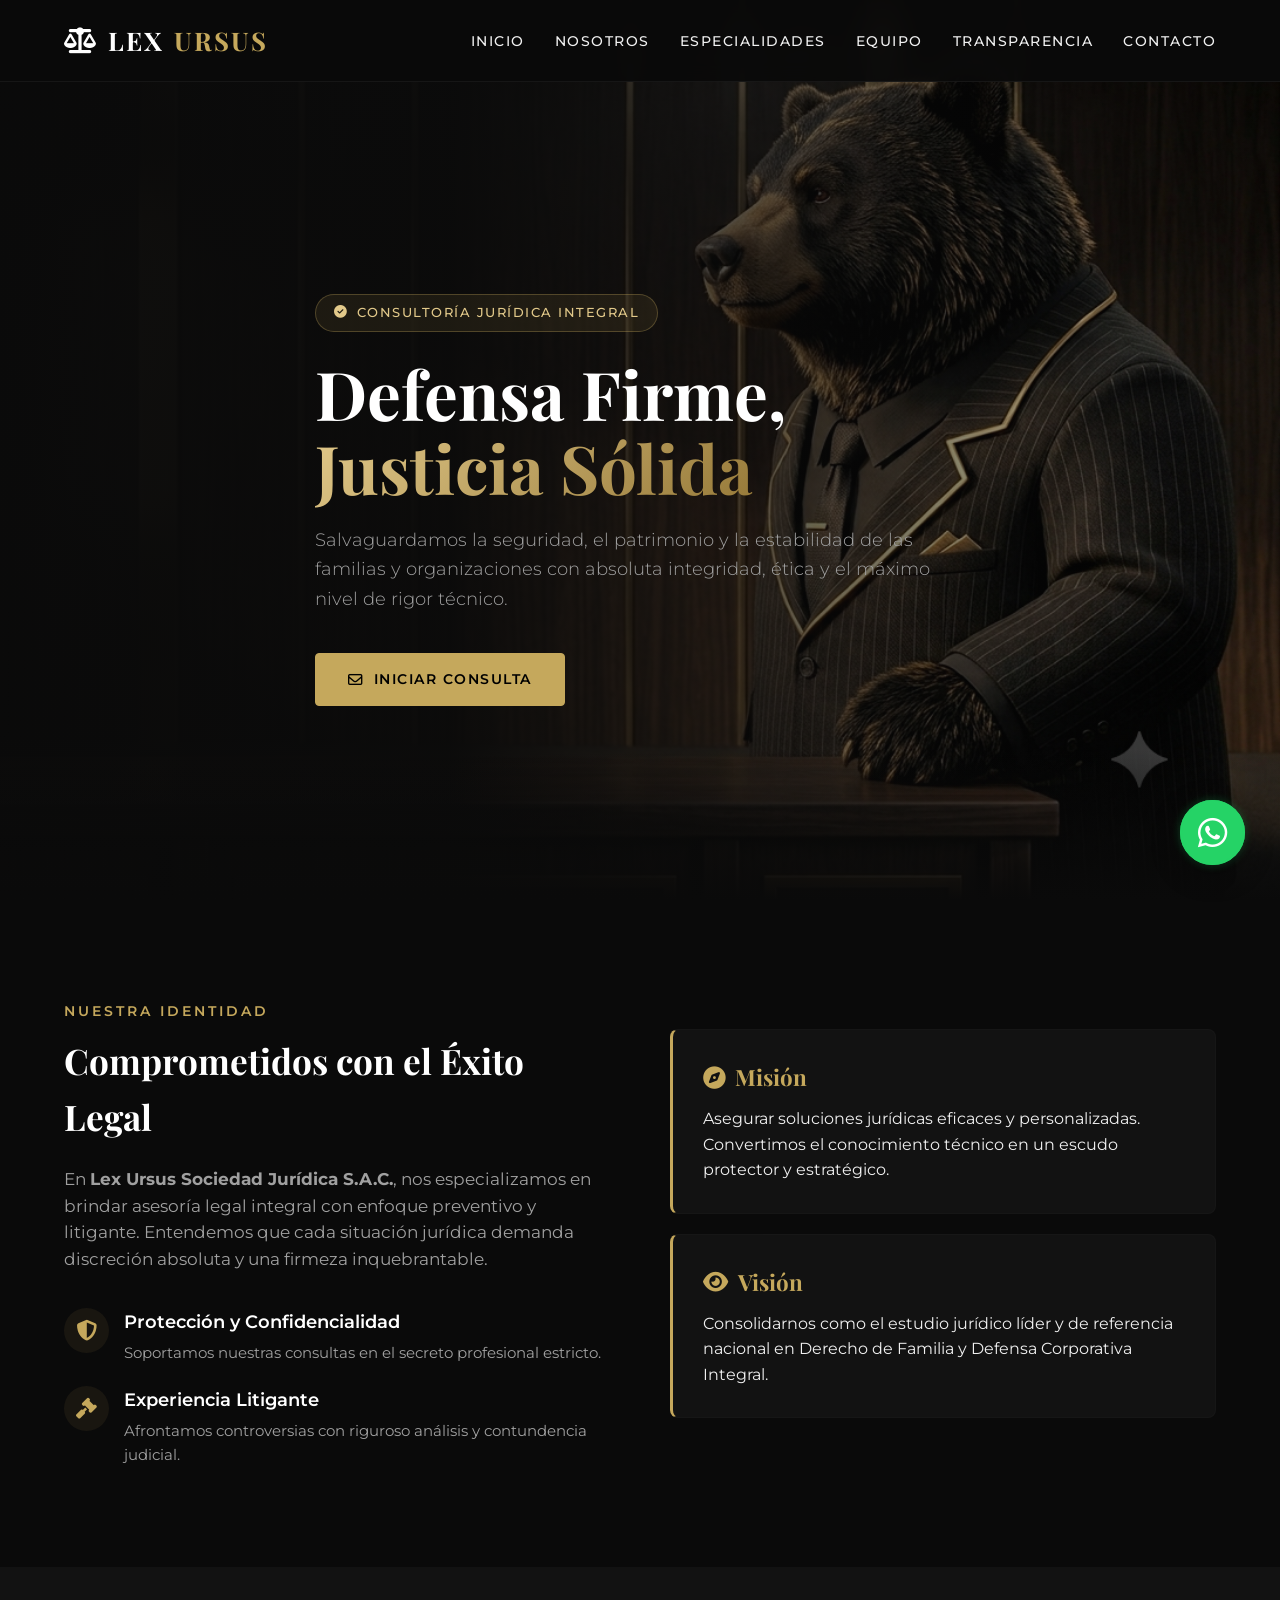
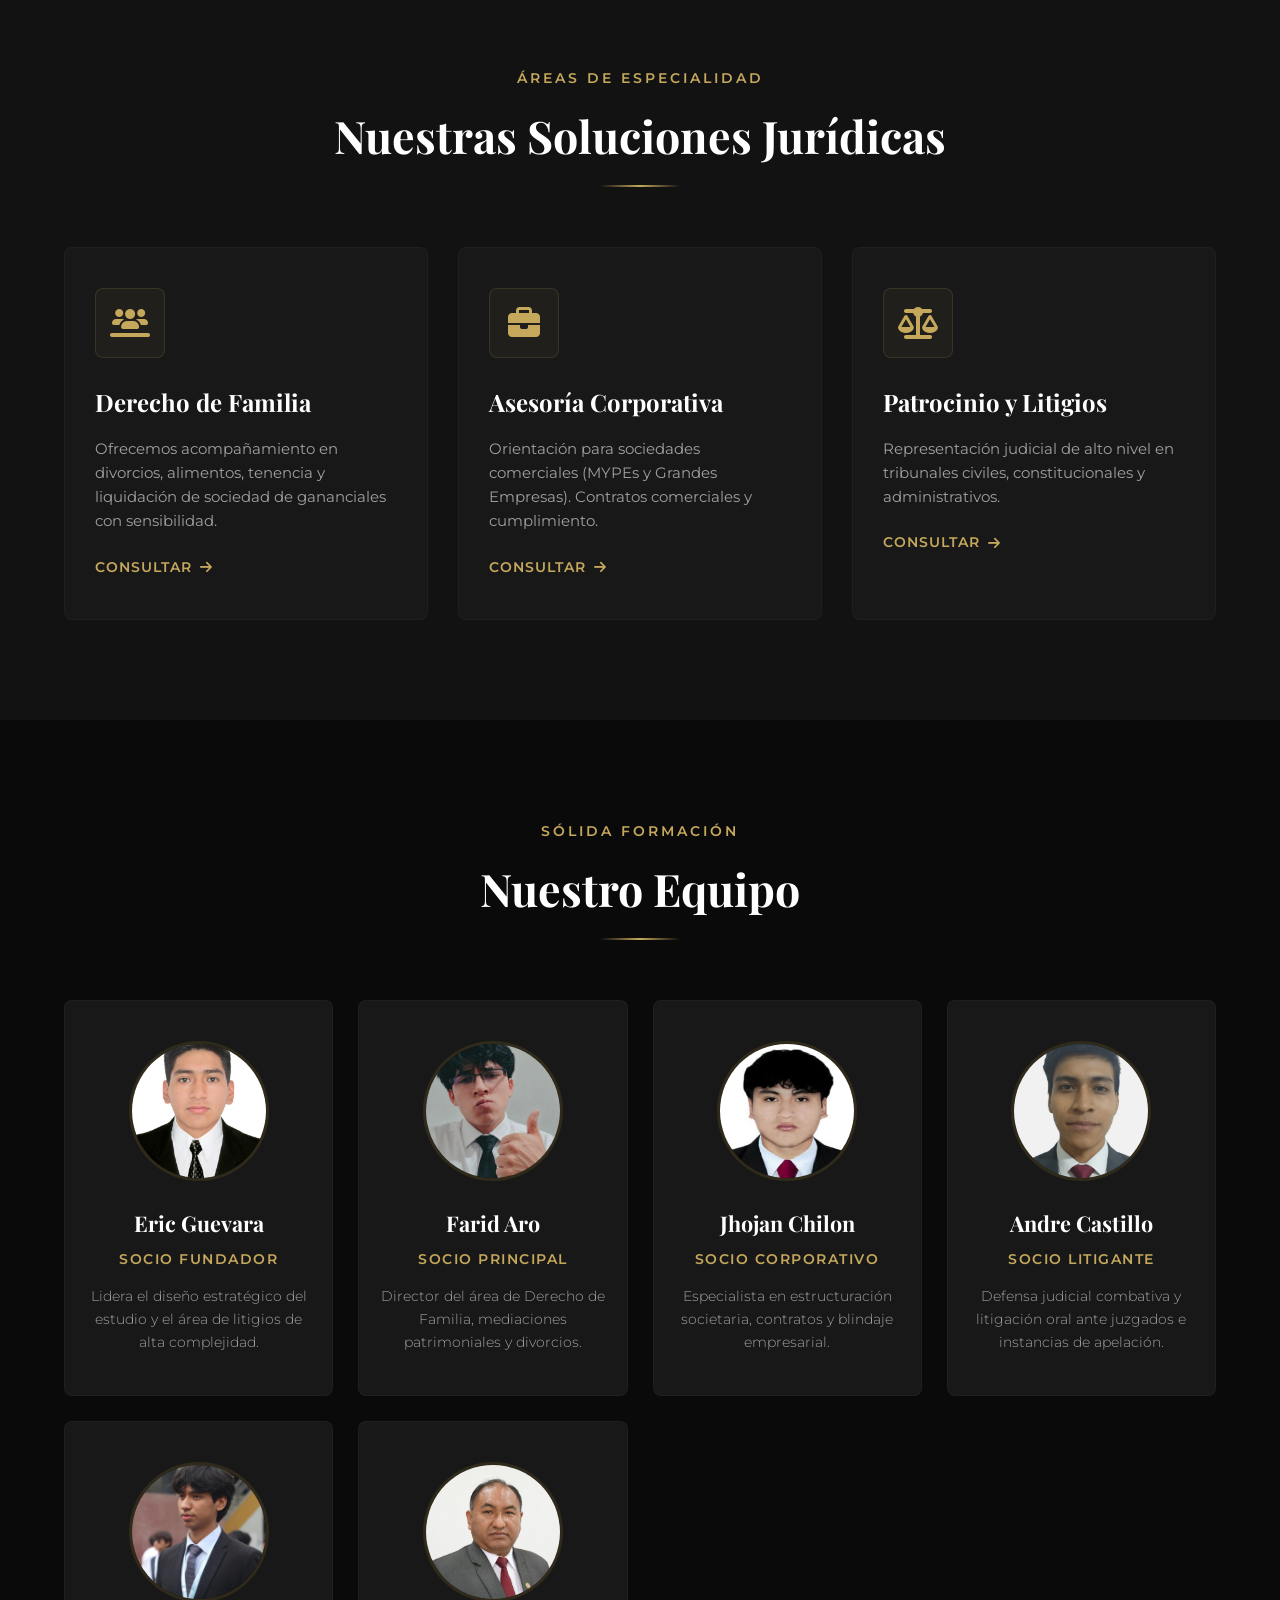
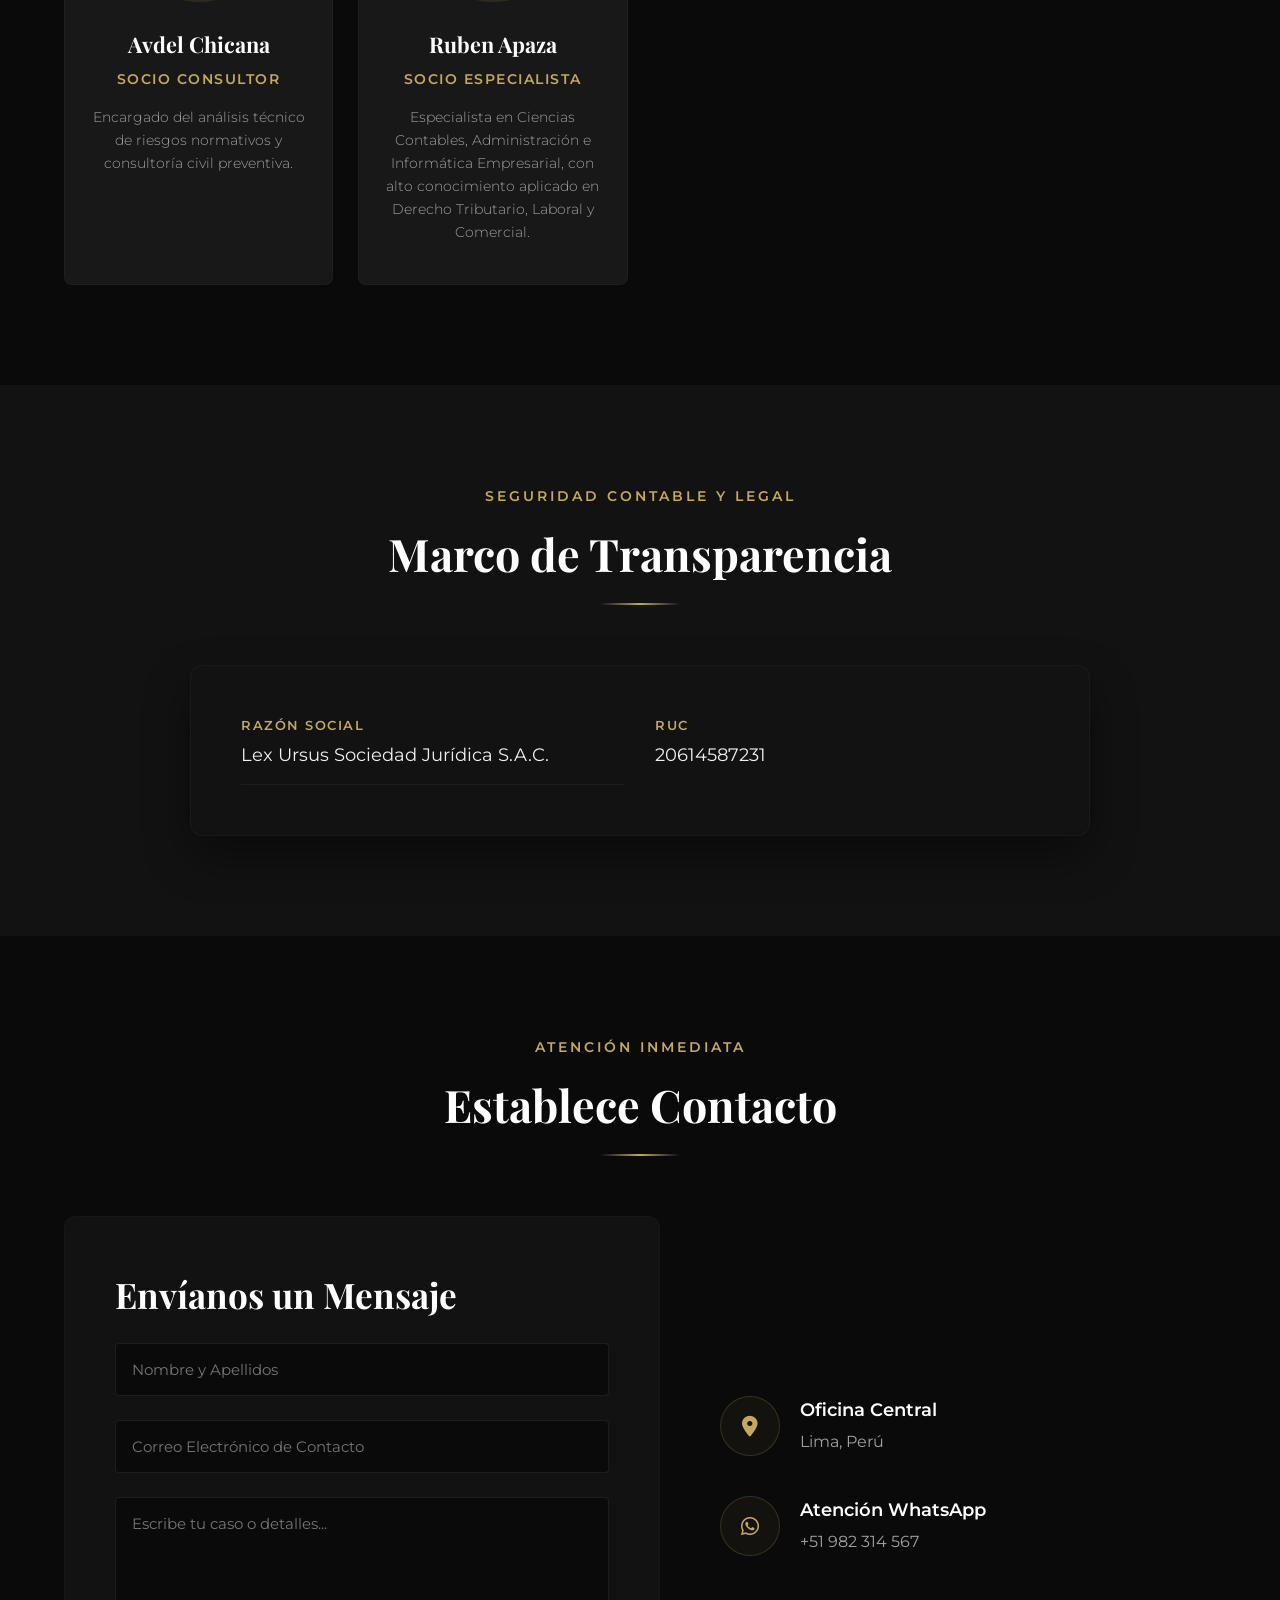
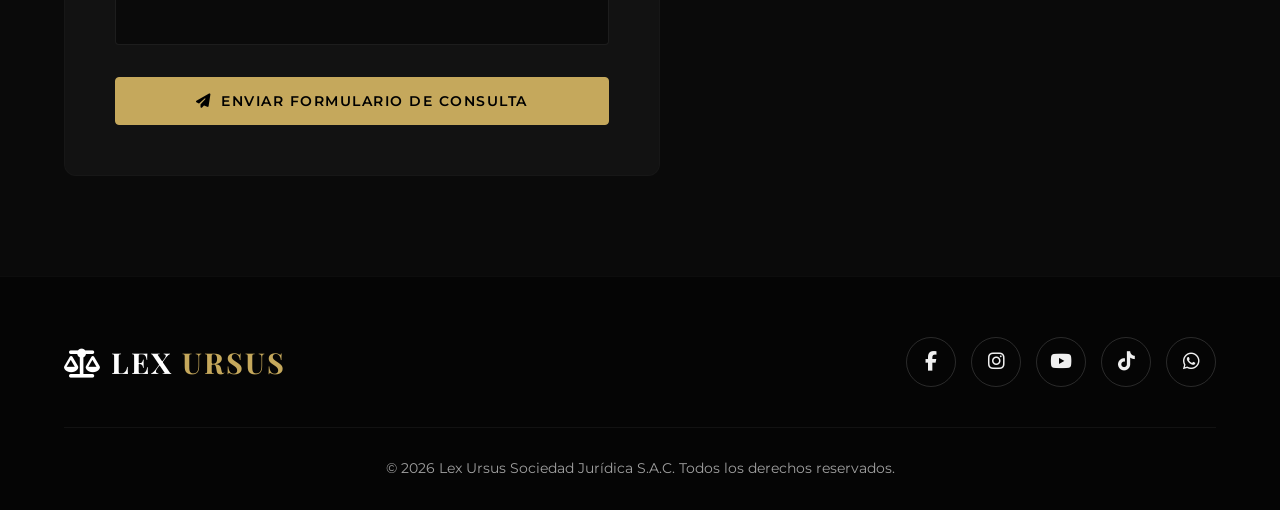
<file: index.html>
<!DOCTYPE html>
<html lang="es">
<head>
    <meta charset="UTF-8">
    <meta name="viewport" content="width=device-width, initial-scale=1.0">
    
    <!-- 1. OPTIMIZACIÓN SEO Y METADATOS BÁSICOS -->
    <title>Lex Ursus | Estudio Jurídico Premium</title>
    <meta name="description" content="Lex Ursus Sociedad Jurídica S.A.C. Estudio Jurídico Premium en Lima. Especialistas en Derecho de Familia, Asesoría Corporativa y Litigios de alta complejidad.">
    <meta name="keywords" content="abogados lima, estudio juridico peru, derecho de familia, asesoria corporativa, litigios, Lex Ursus">
    <meta name="author" content="Lex Ursus Sociedad Jurídica S.A.C.">
    
    <!-- 2. OPEN GRAPH PARA REDES SOCIALES (WhatsApp, Facebook, LinkedIn) -->
    <meta property="og:title" content="Lex Ursus | Estudio Jurídico Premium">
    <meta property="og:description" content="Defensa firme, justicia sólida. Protegemos tu patrimonio y estabilidad con rigor técnico y ética.">
    <meta property="og:image" content="imagen.png"> <!-- Recomiendo usar el logo en buena resolución aquí -->
    <meta property="og:type" content="website">

    <!-- Fuentes de alta gama -->
    <link rel="preconnect" href="https://fonts.googleapis.com">
    <link rel="preconnect" href="https://fonts.gstatic.com" crossorigin>
    <link href="https://fonts.googleapis.com/css2?family=Montserrat:wght@300;400;500;600;700&family=Playfair+Display:ital,wght@0,400;0,600;0,700;1,400&display=swap" rel="stylesheet">
    <!-- Iconos de Font Awesome -->
    <link rel="stylesheet" href="https://cdnjs.cloudflare.com/ajax/libs/font-awesome/6.4.0/css/all.min.css">
    
    <style>
        :root {
            --bg-primary: #0a0a0a;
            --bg-secondary: #121212;
            --bg-card: #181818;
            --gold: #c5a85c;
            --gold-light: #e2c98a;
            --gold-dark: #967938;
            --text-main: #f0f0f0;
            --text-muted: #a0a0a0;
            --white: #ffffff;
            --whatsapp-color: #25d366;
            --font-title: 'Playfair Display', serif;
            --font-body: 'Montserrat', sans-serif;
            --transition: all 0.35s cubic-bezier(0.4, 0, 0.2, 1);
        }

        * {
            margin: 0;
            padding: 0;
            box-sizing: border-box;
        }

        html {
            scroll-behavior: smooth;
            scroll-padding-top: 80px;
        }

        body {
            font-family: var(--font-body);
            background-color: var(--bg-primary);
            color: var(--text-main);
            line-height: 1.6;
            overflow-x: hidden;
        }

        .container {
            max-width: 1200px;
            margin: 0 auto;
            padding: 0 24px;
        }

        .section {
            padding: 100px 0;
            position: relative;
        }

        .section-header {
            text-align: center;
            margin-bottom: 60px;
        }

        .section-subtitle {
            color: var(--gold);
            font-size: 0.9rem;
            text-transform: uppercase;
            letter-spacing: 3px;
            font-weight: 600;
            margin-bottom: 10px;
            display: block;
        }

        .section-title {
            font-family: var(--font-title);
            font-size: 2.8rem;
            color: var(--white);
            font-weight: 700;
            position: relative;
            display: inline-block;
            padding-bottom: 15px;
        }

        .section-title::after {
            content: '';
            position: absolute;
            bottom: 0;
            left: 50%;
            transform: translateX(-50%);
            width: 80px;
            height: 2px;
            background: linear-gradient(90deg, transparent, var(--gold), transparent);
        }

        .btn {
            display: inline-flex;
            align-items: center;
            justify-content: center;
            gap: 10px;
            padding: 14px 32px;
            font-family: var(--font-body);
            font-size: 0.9rem;
            font-weight: 600;
            text-transform: uppercase;
            letter-spacing: 1.5px;
            text-decoration: none;
            border-radius: 4px;
            transition: var(--transition);
            cursor: pointer;
        }

        .btn-gold {
            background-color: var(--gold);
            color: #000;
            border: 1px solid var(--gold);
        }

        .btn-gold:hover {
            background-color: transparent;
            color: var(--gold);
            box-shadow: 0 0 20px rgba(197, 168, 92, 0.3);
            transform: translateY(-2px);
        }

        .card {
            background-color: var(--bg-card);
            border: 1px solid rgba(255, 255, 255, 0.03);
            border-radius: 8px;
            padding: 40px 30px;
            transition: var(--transition);
            position: relative;
            overflow: hidden;
        }

        .card::before {
            content: '';
            position: absolute;
            top: 0;
            left: 0;
            width: 100%;
            height: 3px;
            background: linear-gradient(90deg, var(--gold-dark), var(--gold-light));
            transform: scaleX(0);
            transform-origin: left;
            transition: var(--transition);
        }

        .card:hover {
            transform: translateY(-10px);
            box-shadow: 0 15px 35px rgba(0, 0, 0, 0.4), 0 0 2px rgba(197, 168, 92, 0.2);
            border-color: rgba(197, 168, 92, 0.15);
        }

        .card:hover::before {
            transform: scaleX(1);
        }

        nav {
            position: fixed;
            top: 0;
            left: 0;
            width: 100%;
            background-color: rgba(10, 10, 10, 0.95);
            backdrop-filter: blur(10px);
            padding: 20px 0;
            z-index: 1000;
            transition: var(--transition);
            border-bottom: 1px solid rgba(255, 255, 255, 0.05);
        }

        nav.scrolled {
            padding: 12px 0;
            background-color: rgba(5, 5, 5, 0.98);
            box-shadow: 0 10px 30px rgba(0,0,0,0.5);
            border-bottom: 1px solid rgba(197, 168, 92, 0.15);
        }

        .nav-container {
            display: flex;
            justify-content: space-between;
            align-items: center;
        }

        .nav-brand {
            font-family: var(--font-title);
            font-size: 1.6rem;
            font-weight: 700;
            color: var(--white);
            text-decoration: none;
            letter-spacing: 2px;
            display: flex;
            align-items: center;
            gap: 10px;
        }

        .nav-brand span {
            color: var(--gold);
        }

        .nav-links {
            display: flex;
            list-style: none;
            gap: 30px;
        }

        .nav-links a {
            color: var(--text-main);
            text-decoration: none;
            font-size: 0.85rem;
            font-weight: 500;
            text-transform: uppercase;
            letter-spacing: 1.5px;
            transition: var(--transition);
            position: relative;
            padding: 5px 0;
        }

        .nav-links a::after {
            content: '';
            position: absolute;
            bottom: 0;
            left: 0;
            width: 100%;
            height: 1px;
            background-color: var(--gold);
            transform: scaleX(0);
            transform-origin: right;
            transition: var(--transition);
        }

        .nav-links a:hover {
            color: var(--gold);
        }

        .nav-links a:hover::after {
            transform: scaleX(1);
            transform-origin: left;
        }

        .menu-toggle {
            display: none;
            color: var(--gold);
            font-size: 1.5rem;
            cursor: pointer;
        }

        .hero {
            min-height: 100vh;
            display: flex;
            align-items: center;
            position: relative;
            background: linear-gradient(to right, rgba(10, 10, 10, 0.98) 35%, rgba(10, 10, 10, 0.60) 65%, rgba(10, 10, 10, 0.20)), 
                        url('imagen.png') center right / cover no-repeat;
            padding-top: 100px;
        }

        .hero-content {
            max-width: 650px;
            z-index: 2;
            text-align: left;
        }

        .hero-badge {
            background-color: rgba(197, 168, 92, 0.1);
            border: 1px solid rgba(197, 168, 92, 0.3);
            color: var(--gold-light);
            display: inline-flex;
            align-items: center;
            gap: 8px;
            padding: 8px 18px;
            border-radius: 50px;
            font-size: 0.8rem;
            font-weight: 500;
            letter-spacing: 1.5px;
            text-transform: uppercase;
            margin-bottom: 25px;
        }

        .hero h1 {
            font-family: var(--font-title);
            font-size: 4.2rem;
            line-height: 1.1;
            color: var(--white);
            margin-bottom: 20px;
            font-weight: 700;
        }

        .hero h1 span {
            color: var(--gold);
            background: linear-gradient(135deg, var(--gold-light), var(--gold-dark));
            -webkit-background-clip: text;
            -webkit-text-fill-color: transparent;
        }

        .hero p {
            font-size: 1.15rem;
            color: var(--text-muted);
            margin-bottom: 40px;
            font-weight: 300;
        }

        .hero-actions {
            display: flex;
            gap: 20px;
            flex-wrap: wrap;
        }

        .hero::after {
            content: '';
            position: absolute;
            bottom: 0;
            left: 0;
            width: 100%;
            height: 150px;
            background: linear-gradient(to top, var(--bg-primary), transparent);
            z-index: 1;
        }

        .about-grid, .contacto-split {
            display: grid;
            grid-template-columns: 1fr 1fr;
            gap: 60px;
            align-items: center;
        }

        .about-text h3, .contact-form-wrapper h3 {
            font-family: var(--font-title);
            font-size: 2.2rem;
            color: var(--white);
            margin-bottom: 20px;
        }

        .about-text p {
            color: var(--text-muted);
            font-size: 1.05rem;
            margin-bottom: 24px;
        }

        .about-highlights {
            display: grid;
            grid-template-columns: 1fr;
            gap: 20px;
            margin-top: 35px;
        }

        .highlight-item {
            display: flex;
            gap: 15px;
            align-items: flex-start;
        }

        .highlight-icon {
            color: var(--gold);
            font-size: 1.3rem;
            background-color: rgba(197, 168, 92, 0.08);
            width: 45px;
            height: 45px;
            border-radius: 50%;
            display: flex;
            align-items: center;
            justify-content: center;
            flex-shrink: 0;
        }

        .highlight-content h4 {
            font-size: 1.1rem;
            font-weight: 600;
            margin-bottom: 5px;
            color: var(--white);
        }

        .highlight-content p {
            font-size: 0.95rem;
            color: var(--text-muted);
            margin-bottom: 0;
        }

        .interactive-card {
            background-color: var(--bg-secondary);
            border: 1px solid rgba(255,255,255,0.02);
            border-radius: 8px;
            padding: 30px;
            transition: var(--transition);
            border-left: 3px solid var(--gold);
            margin-bottom: 20px;
        }

        .interactive-card:hover {
            background-color: var(--bg-card);
            border-left-color: var(--gold-light);
            transform: translateX(5px);
        }

        .interactive-card h4 {
            font-family: var(--font-title);
            font-size: 1.4rem;
            color: var(--gold);
            margin-bottom: 10px;
            display: flex;
            align-items: center;
            gap: 10px;
        }

        .services-grid {
            display: grid;
            grid-template-columns: repeat(auto-fit, minmax(320px, 1fr));
            gap: 30px;
        }

        .service-icon-wrapper {
            width: 70px;
            height: 70px;
            background-color: rgba(197, 168, 92, 0.05);
            border: 1px solid rgba(197, 168, 92, 0.15);
            border-radius: 8px;
            display: flex;
            align-items: center;
            justify-content: center;
            margin-bottom: 25px;
            transition: var(--transition);
        }

        .service-icon-wrapper i {
            font-size: 2rem;
            color: var(--gold);
            transition: var(--transition);
        }

        .service-card h3 {
            font-family: var(--font-title);
            font-size: 1.5rem;
            color: var(--white);
            margin-bottom: 15px;
            transition: var(--transition);
        }

        .service-card p {
            color: var(--text-muted);
            font-size: 0.95rem;
            margin-bottom: 20px;
        }

        .service-card:hover .service-icon-wrapper {
            background-color: var(--gold);
            border-color: var(--gold);
        }

        .service-card:hover .service-icon-wrapper i {
            color: #000;
            transform: scale(1.1);
        }

        .service-card:hover h3 {
            color: var(--gold);
        }

        .service-link {
            display: inline-flex;
            align-items: center;
            gap: 8px;
            color: var(--gold);
            font-size: 0.85rem;
            text-transform: uppercase;
            font-weight: 600;
            letter-spacing: 1px;
            text-decoration: none;
            transition: var(--transition);
        }

        .service-link:hover {
            color: var(--gold-light);
            gap: 12px;
        }

        /* 3. NUEVOS ESTILOS PARA LA SECCIÓN DE EQUIPO (Fotos + Hover de Redes) */
        .team-grid {
            display: grid;
            grid-template-columns: repeat(auto-fit, minmax(220px, 1fr));
            gap: 25px;
        }

        .team-card {
            text-align: center;
            padding: 40px 20px;
        }

        .team-image-wrapper {
            width: 140px;
            height: 140px;
            border-radius: 50%;
            margin: 0 auto 25px auto;
            position: relative;
            overflow: hidden;
            border: 3px solid rgba(197, 168, 92, 0.2);
            background-color: var(--bg-primary);
            transition: var(--transition);
        }

        .team-photo {
            width: 100%;
            height: 100%;
            object-fit: cover;
            transition: var(--transition);
        }

        .team-social-overlay {
            position: absolute;
            top: 0;
            left: 0;
            width: 100%;
            height: 100%;
            background-color: rgba(10, 10, 10, 0.85); /* Fondo oscuro semitransparente */
            display: flex;
            align-items: center;
            justify-content: center;
            gap: 10px;
            opacity: 0;
            transition: var(--transition);
        }

        .team-social-icon {
            color: var(--white);
            width: 38px;
            height: 38px;
            border-radius: 50%;
            background-color: rgba(197, 168, 92, 0.15);
            display: flex;
            align-items: center;
            justify-content: center;
            font-size: 1.1rem;
            text-decoration: none;
            transition: var(--transition);
        }

        .team-social-icon:hover {
            background-color: var(--gold);
            color: #000;
            transform: translateY(-3px);
            box-shadow: 0 5px 15px rgba(197, 168, 92, 0.4);
        }

        /* Efectos Hover sobre toda la tarjeta del socio */
        .team-card:hover .team-image-wrapper {
            border-color: var(--gold);
            transform: scale(1.05);
            box-shadow: 0 10px 25px rgba(0,0,0,0.5);
        }

        .team-card:hover .team-photo {
            transform: scale(1.1); /* Efecto zoom en la foto */
        }

        .team-card:hover .team-social-overlay {
            opacity: 1; /* Aparecen las redes sociales */
        }

        .team-card h3 {
            font-family: var(--font-title);
            font-size: 1.35rem;
            color: var(--white);
            margin-bottom: 8px;
        }

        .team-role {
            font-size: 0.85rem;
            color: var(--gold);
            text-transform: uppercase;
            letter-spacing: 1.5px;
            font-weight: 600;
            margin-bottom: 15px;
        }

        .team-bio {
            font-size: 0.9rem;
            color: var(--text-muted);
            font-weight: 300;
        }

        /* Transparencia y Legal */
        .legal-wrapper {
            background-color: var(--bg-secondary);
            border-radius: 12px;
            border: 1px solid rgba(255, 255, 255, 0.03);
            padding: 50px;
            max-width: 900px;
            margin: 0 auto;
            box-shadow: 0 20px 45px rgba(0,0,0,0.4);
        }

        .legal-grid {
            display: grid;
            grid-template-columns: 1fr 1fr;
            gap: 30px;
        }

        .legal-item {
            border-bottom: 1px solid rgba(255, 255, 255, 0.05);
            padding-bottom: 15px;
        }

        .legal-item:last-child {
            border-bottom: none;
        }

        .legal-label {
            font-size: 0.8rem;
            text-transform: uppercase;
            letter-spacing: 1.5px;
            color: var(--gold);
            font-weight: 600;
            display: block;
            margin-bottom: 5px;
        }

        .legal-value {
            font-size: 1.1rem;
            color: var(--text-main);
            font-weight: 400;
        }

        /* Contacto */
        .contacto-split {
            grid-template-columns: 1.2fr 1fr;
        }

        .contact-form-wrapper {
            background-color: var(--bg-secondary);
            padding: 50px;
            border-radius: 12px;
            border: 1px solid rgba(255, 255, 255, 0.02);
        }

        .form-group {
            margin-bottom: 24px;
        }

        .form-control {
            width: 100%;
            background-color: var(--bg-primary);
            border: 1px solid rgba(255, 255, 255, 0.08);
            border-radius: 4px;
            padding: 16px;
            color: var(--text-main);
            font-family: var(--font-body);
            font-size: 0.95rem;
            transition: var(--transition);
        }

        .form-control:focus {
            outline: none;
            border-color: var(--gold);
            box-shadow: 0 0 10px rgba(197, 168, 92, 0.1);
        }

        textarea.form-control {
            resize: none;
        }

        .info-col {
            display: flex;
            flex-direction: column;
            justify-content: space-between;
        }

        .info-block-item {
            display: flex;
            gap: 20px;
            margin-bottom: 40px;
        }

        .info-block-icon {
            width: 60px;
            height: 60px;
            border-radius: 50%;
            background-color: rgba(197, 168, 92, 0.05);
            border: 1px solid rgba(197, 168, 92, 0.2);
            color: var(--gold);
            font-size: 1.3rem;
            display: flex;
            align-items: center;
            justify-content: center;
            flex-shrink: 0;
        }

        .info-block-details h4 {
            font-size: 1.1rem;
            color: var(--white);
            margin-bottom: 5px;
            font-weight: 600;
        }

        .info-block-details p, .info-block-details a {
            color: var(--text-muted);
            font-size: 1rem;
            text-decoration: none;
            transition: var(--transition);
        }

        .info-block-details a:hover {
            color: var(--gold);
        }

        .social-large-box h4 {
            color: var(--white);
            font-size: 1.1rem;
            margin-bottom: 20px;
            font-weight: 600;
            text-transform: uppercase;
            letter-spacing: 1.5px;
        }

        .social-row {
            display: flex;
            gap: 15px;
        }

        .social-btn {
            width: 50px;
            height: 50px;
            border-radius: 50%;
            border: 1.5px solid rgba(255, 255, 255, 0.15);
            color: var(--text-main);
            display: flex;
            align-items: center;
            justify-content: center;
            font-size: 1.2rem;
            text-decoration: none;
            transition: var(--transition);
        }

        .social-btn:hover {
            color: #000;
            background-color: var(--gold);
            border-color: var(--gold);
            transform: scale(1.1);
            box-shadow: 0 0 15px rgba(197, 168, 92, 0.4);
        }

        .social-btn.fb:hover { background-color: #1877f2; border-color: #1877f2; color: #fff; }
        .social-btn.ig:hover { background: radial-gradient(circle at 30% 107%, #fdf497 0%, #fdf497 5%, #fd5949 45%,#d6249f 60%,#285AEB 90%); border-color: transparent; color: #fff; }
        .social-btn.wa:hover { background-color: var(--whatsapp-color); border-color: var(--whatsapp-color); color: #fff; }

        footer {
            background-color: #050505;
            padding: 60px 0 30px 0;
            border-top: 1px solid rgba(255, 255, 255, 0.03);
        }

        .footer-grid {
            display: flex;
            justify-content: space-between;
            align-items: center;
            border-bottom: 1px solid rgba(255,255,255,0.05);
            padding-bottom: 40px;
            margin-bottom: 30px;
            flex-wrap: wrap;
            gap: 30px;
        }

        .footer-logo {
            font-family: var(--font-title);
            font-size: 1.8rem;
            color: var(--white);
            text-decoration: none;
            letter-spacing: 2px;
            font-weight: 700;
        }

        .footer-logo span { color: var(--gold); }
        .footer-text { color: var(--text-muted); font-size: 0.85rem; text-align: center; }

        .whatsapp-float {
            position: fixed;
            bottom: 35px;
            right: 35px;
            background-color: var(--whatsapp-color);
            color: var(--white);
            width: 65px;
            height: 65px;
            border-radius: 50%;
            display: flex;
            align-items: center;
            justify-content: center;
            font-size: 2.1rem;
            box-shadow: 0 8px 30px rgba(0, 0, 0, 0.3), 0 0 10px rgba(37, 211, 102, 0.3);
            z-index: 999;
            text-decoration: none;
            transition: var(--transition);
        }

        .whatsapp-float::after {
            content: ''; position: absolute; width: 100%; height: 100%; border-radius: 50%;
            border: 2px solid var(--whatsapp-color); top: 0; left: 0; box-sizing: border-box;
            animation: pulse-ring 1.8s infinite; pointer-events: none;
        }

        .whatsapp-float:hover {
            transform: scale(1.1) translateY(-5px); background-color: #20ba5a;
        }

        @keyframes pulse-ring {
            0% { transform: scale(0.95); opacity: 1; }
            100% { transform: scale(1.5); opacity: 0; }
        }

        @media (max-width: 992px) {
            .hero { background: linear-gradient(to top, rgba(10, 10, 10, 0.95) 60%, rgba(10, 10, 10, 0.6)), url('imagen.png') center center / cover no-repeat; }
            .hero-content { max-width: 100%; text-align: center; margin: 0 auto; }
            .hero-actions { justify-content: center; }
            .about-grid, .contacto-split { grid-template-columns: 1fr; gap: 50px; }
            .legal-grid { grid-template-columns: 1fr; }
        }

        @media (max-width: 768px) {
            nav { padding: 15px 0; }
            .nav-links {
                display: none; flex-direction: column; position: absolute; top: 100%; left: 0;
                width: 100%; background-color: var(--bg-secondary); padding: 30px;
                border-bottom: 2px solid var(--gold-dark); box-shadow: 0 15px 30px rgba(0,0,0,0.5);
            }
            .nav-links.active { display: flex; }
            .menu-toggle { display: block; }
            .hero h1 { font-size: 2.8rem; }
            .section-title { font-size: 2.2rem; }
            .contact-form-wrapper { padding: 30px 20px; }
            .whatsapp-float { bottom: 20px; right: 20px; width: 55px; height: 55px; font-size: 1.8rem; }
        }
    </style>
</head>
<body>

    <nav id="navbar">
        <div class="container nav-container">
            <a href="#inicio" class="nav-brand"><i class="fa-solid fa-scale-balanced"></i> LEX <span>URSUS</span></a>
            <ul class="nav-links">
                <li><a href="#inicio">Inicio</a></li>
                <li><a href="#nosotros">Nosotros</a></li>
                <li><a href="#servicios">Especialidades</a></li>
                <li><a href="#equipo">Equipo</a></li>
                <li><a href="#info-legal">Transparencia</a></li>
                <li><a href="#contacto">Contacto</a></li>
            </ul>
            <div class="menu-toggle" id="mobile-menu"><i class="fa-solid fa-bars"></i></div>
        </div>
    </nav>

    <header id="inicio" class="hero">
        <div class="container">
            <div class="hero-content">
                <div class="hero-badge"><i class="fa-solid fa-circle-check"></i> Consultoría Jurídica Integral</div>
                <h1>Defensa Firme, <span>Justicia Sólida</span></h1>
                <p>Salvaguardamos la seguridad, el patrimonio y la estabilidad de las familias y organizaciones con absoluta integridad, ética y el máximo nivel de rigor técnico.</p>
                <div class="hero-actions">
                    <a href="#contacto" class="btn btn-gold"><i class="fa-regular fa-envelope"></i> Iniciar Consulta</a>
                </div>
            </div>
        </div>
    </header>

    <section id="nosotros" class="section">
        <div class="container">
            <div class="about-grid">
                <div class="about-text">
                    <span class="section-subtitle">Nuestra Identidad</span>
                    <h3>Comprometidos con el Éxito Legal</h3>
                    <p>En <strong>Lex Ursus Sociedad Jurídica S.A.C.</strong>, nos especializamos en brindar asesoría legal integral con enfoque preventivo y litigante. Entendemos que cada situación jurídica demanda discreción absoluta y una firmeza inquebrantable.</p>
                    
                    <div class="about-highlights">
                        <div class="highlight-item">
                            <div class="highlight-icon"><i class="fa-solid fa-shield-halved"></i></div>
                            <div class="highlight-content">
                                <h4>Protección y Confidencialidad</h4>
                                <p>Soportamos nuestras consultas en el secreto profesional estricto.</p>
                            </div>
                        </div>
                        <div class="highlight-item">
                            <div class="highlight-icon"><i class="fa-solid fa-gavel"></i></div>
                            <div class="highlight-content">
                                <h4>Experiencia Litigante</h4>
                                <p>Afrontamos controversias con riguroso análisis y contundencia judicial.</p>
                            </div>
                        </div>
                    </div>
                </div>

                <div class="about-interactive-cards">
                    <div class="interactive-card">
                        <h4><i class="fa-solid fa-compass"></i> Misión</h4>
                        <p>Asegurar soluciones jurídicas eficaces y personalizadas. Convertimos el conocimiento técnico en un escudo protector y estratégico.</p>
                    </div>
                    <div class="interactive-card">
                        <h4><i class="fa-solid fa-eye"></i> Visión</h4>
                        <p>Consolidarnos como el estudio jurídico líder y de referencia nacional en Derecho de Familia y Defensa Corporativa Integral.</p>
                    </div>
                </div>
            </div>
        </div>
    </section>

    <section id="servicios" class="section" style="background-color: var(--bg-secondary);">
        <div class="container">
            <div class="section-header">
                <span class="section-subtitle">Áreas de Especialidad</span>
                <h2 class="section-title">Nuestras Soluciones Jurídicas</h2>
            </div>
            
            <div class="services-grid">
                <div class="card service-card">
                    <div class="service-icon-wrapper"><i class="fa-solid fa-users-line"></i></div>
                    <h3>Derecho de Familia</h3>
                    <p>Ofrecemos acompañamiento en divorcios, alimentos, tenencia y liquidación de sociedad de gananciales con sensibilidad.</p>
                    <!-- 4. ENLACES WHATSAPP UNIFICADOS -->
                    <a href="https://wa.me/51982314567?text=Hola,%20solicito%20orientaci%C3%B3n%20sobre%20Derecho%20de%20Familia." target="_blank" class="service-link">Consultar <i class="fa-solid fa-arrow-right"></i></a>
                </div>

                <div class="card service-card">
                    <div class="service-icon-wrapper"><i class="fa-solid fa-briefcase"></i></div>
                    <h3>Asesoría Corporativa</h3>
                    <p>Orientación para sociedades comerciales (MYPEs y Grandes Empresas). Contratos comerciales y cumplimiento.</p>
                    <a href="https://wa.me/51982314567?text=Hola,%20solicito%20orientaci%C3%B3n%20sobre%20Asesor%C3%ADa%20Corporativa." target="_blank" class="service-link">Consultar <i class="fa-solid fa-arrow-right"></i></a>
                </div>

                <div class="card service-card">
                    <div class="service-icon-wrapper"><i class="fa-solid fa-scale-balanced"></i></div>
                    <h3>Patrocinio y Litigios</h3>
                    <p>Representación judicial de alto nivel en tribunales civiles, constitucionales y administrativos.</p>
                    <a href="https://wa.me/51982314567?text=Hola,%20solicito%20orientaci%C3%B3n%20sobre%20Litigios." target="_blank" class="service-link">Consultar <i class="fa-solid fa-arrow-right"></i></a>
                </div>
            </div>
        </div>
    </section>

    <!-- 5. NUEVA SECCIÓN DE EQUIPO CON FOTOS Y HOVER -->
<section id="equipo" class="section">
        <div class="container">
            <div class="section-header">
                <span class="section-subtitle">Sólida Formación</span>
                <h2 class="section-title">Nuestro Equipo</h2>
            </div>

            <div class="team-grid">
                <!-- Socio 1: Eric -->
                <div class="card team-card">
                    <div class="team-image-wrapper">
                        <!-- Recuerda mantener aquí el src que pusiste de GitHub -->
                        <img src="eric.jpeg" alt="Foto de Eric Guevara" class="team-photo">
                        <div class="team-social-overlay">
                            <a href="https://www.linkedin.com/in/eric-guevara-vasquez-145354419/" target="_blank" class="team-social-icon" title="LinkedIn"><i class="fa-brands fa-linkedin-in"></i></a>
                            <a href="https://www.instagram.com/ericguevaravasquez" target="_blank" class="team-social-icon" title="Instagram"><i class="fa-brands fa-instagram"></i></a>
                        </div>
                    </div>
                    <h3>Eric Guevara</h3>
                    <p class="team-role">Socio Fundador</p>
                    <p class="team-bio">Lidera el diseño estratégico del estudio y el área de litigios de alta complejidad.</p>
                </div>
                
                <!-- Socio 2: Farid -->
                <div class="card team-card">
                    <div class="team-image-wrapper">
                        <img src="oso.jpeg" alt="Foto de Farid Aro" class="team-photo">
                        <div class="team-social-overlay">
                            <a href="https://www.linkedin.com/in/farid-aq-3b6b73417/" target="_blank" class="team-social-icon" title="LinkedIn"><i class="fa-brands fa-linkedin-in"></i></a>
                            <a href="PON_EL_ENLACE_INSTAGRAM_DE_FARID_AQUI" target="_blank" class="team-social-icon" title="Instagram"><i class="fa-brands fa-instagram"></i></a>
                        </div>
                    </div>
                    <h3>Farid Aro</h3>
                    <p class="team-role">Socio Principal</p>
                    <p class="team-bio">Director del área de Derecho de Familia, mediaciones patrimoniales y divorcios.</p>
                </div>
                
                <!-- Socio 3: Jhojan -->
                <div class="card team-card">
                    <div class="team-image-wrapper">
                        <img src="jhojan .jpeg" alt="Foto de Jhojan Chilon" class="team-photo">
                        <div class="team-social-overlay">
                            <a href="https://www.linkedin.com/in/jhojan-chilon-carrasco-7aa449419/" target="_blank" class="team-social-icon" title="LinkedIn"><i class="fa-brands fa-linkedin-in"></i></a>
                            <a href="https://www.instagram.com/c.c.jhojan.10/" target="_blank" class="team-social-icon" title="Instagram"><i class="fa-brands fa-instagram"></i></a>
                        </div>
                    </div>
                    <h3>Jhojan Chilon</h3>
                    <p class="team-role">Socio Corporativo</p>
                    <p class="team-bio">Especialista en estructuración societaria, contratos y blindaje empresarial.</p>
                </div>
                
                <!-- Socio 4: Andre -->
                <div class="card team-card">
                    <div class="team-image-wrapper">
                        <img src="patron.jpeg" alt="Foto de Andre Castillo" class="team-photo">
                        <div class="team-social-overlay">
                            <a href="https://www.linkedin.com/in/andr%C3%A9-castillo-infante-258624419/" target="_blank" class="team-social-icon" title="LinkedIn"><i class="fa-brands fa-linkedin-in"></i></a>
                            <a href="https://www.instagram.com/andre.castillo.lex/" target="_blank" class="team-social-icon" title="Instagram"><i class="fa-brands fa-instagram"></i></a>
                        </div>
                    </div>
                    <h3>Andre Castillo</h3>
                    <p class="team-role">Socio Litigante</p>
                    <p class="team-bio">Defensa judicial combativa y litigación oral ante juzgados e instancias de apelación.</p>
                </div>
                
                <!-- Socio 5: Avdel -->
                <div class="card team-card">
                    <div class="team-image-wrapper">
                        <img src="foto.jpeg.jpeg" alt="Foto de Avdel Chicana" class="team-photo">
                        <div class="team-social-overlay">
                            <a href="https://www.linkedin.com/in/avdel-cf-385273407/" target="_blank" class="team-social-icon" title="LinkedIn"><i class="fa-brands fa-linkedin-in"></i></a>
                            <a href="https://www.instagram.com/avdeloo/" target="_blank" class="team-social-icon" title="Instagram"><i class="fa-brands fa-instagram"></i></a>
                        </div>
                    </div>
                    <h3>Avdel Chicana</h3>
                    <p class="team-role">Socio Consultor</p>
                    <p class="team-bio">Encargado del análisis técnico de riesgos normativos y consultoría civil preventiva.</p>
                </div>
                
                <!-- Socio 6: Ruben -->
                <div class="card team-card">
                    <div class="team-image-wrapper">
                        <img src="ruben.jpg" alt="Foto de Ruben Apaza" class="team-photo">
                        <div class="team-social-overlay">
                            <a href="https://www.linkedin.com/in/ruben-l-apaza-a-b8642840/" target="_blank" class="team-social-icon" title="LinkedIn"><i class="fa-brands fa-linkedin-in"></i></a>
                            <a href="https://www.instagram.com/cpcrubenapaza/" target="_blank" class="team-social-icon" title="Instagram"><i class="fa-brands fa-instagram"></i></a>
                        </div>
                    </div>
                    <h3>Ruben Apaza</h3>
                    <p class="team-role">Socio Especialista</p>
                    <p class="team-bio">Especialista en Ciencias Contables, Administración e Informática Empresarial, con alto conocimiento aplicado en Derecho Tributario, Laboral y Comercial.</p>
                </div>
            </div>
        </div>
    </section>

    <!-- (Se omite la info legal para no hacer el código tan extenso, queda igual) -->
    <section id="info-legal" class="section" style="background-color: var(--bg-secondary);">
        <div class="container">
            <div class="section-header">
                <span class="section-subtitle">Seguridad Contable y Legal</span>
                <h2 class="section-title">Marco de Transparencia</h2>
            </div>
            <div class="legal-wrapper">
                <div class="legal-grid">
                    <div class="legal-item"><span class="legal-label">Razón Social</span><div class="legal-value">Lex Ursus Sociedad Jurídica S.A.C.</div></div>
                    <div class="legal-item"><span class="legal-label">RUC</span><div class="legal-value">20614587231</div></div>
                </div>
            </div>
        </div>
    </section>

    <section id="contacto" class="section">
        <div class="container">
            <div class="section-header">
                <span class="section-subtitle">Atención Inmediata</span>
                <h2 class="section-title">Establece Contacto</h2>
            </div>

            <div class="contacto-split">
                <div class="contact-form-wrapper">
                    <h3>Envíanos un Mensaje</h3>
                    <!-- 6. ACCESIBILIDAD Y PREPARACIÓN DE FORMULARIO -->
                    <!-- Reemplaza "TU_CODIGO_AQUI" con el código que te de Formspree -->
                    <form id="contactForm" action="https://formspree.io/f/TU_CODIGO_AQUI" method="POST">
                        <div class="form-group">
                            <input type="text" class="form-control" id="nombre" name="nombre" placeholder="Nombre y Apellidos" aria-label="Nombre y Apellidos" required>
                        </div>
                        <div class="form-group">
                            <input type="email" class="form-control" id="correo" name="email" placeholder="Correo Electrónico de Contacto" aria-label="Correo Electrónico" required>
                        </div>
                        <div class="form-group">
                            <textarea class="form-control" id="mensaje" name="mensaje" rows="6" placeholder="Escribe tu caso o detalles..." aria-label="Escribe tu caso" required></textarea>
                        </div>
                        <button type="submit" class="btn btn-gold" style="width: 100%;">
                            <i class="fa-solid fa-paper-plane"></i> Enviar Formulario de Consulta
                        </button>
                    </form>
                </div>

                <div class="info-col">
                    <div>
                        <div class="info-block-item">
                            <div class="info-block-icon"><i class="fa-solid fa-location-dot"></i></div>
                            <div class="info-block-details">
                                <h4>Oficina Central</h4>
                                <p>Lima, Perú</p>
                            </div>
                        </div>
                        <div class="info-block-item">
                            <div class="info-block-icon"><i class="fa-brands fa-whatsapp"></i></div>
                            <div class="info-block-details">
                                <h4>Atención WhatsApp</h4>
                                <a href="https://wa.me/51982314567" target="_blank">+51 982 314 567</a>
                            </div>
                        </div>
                    </div>
                </div>
            </div>
        </div>
    </section>

    <footer>
        <div class="container">
            <div class="footer-grid">
                <a href="#inicio" class="footer-logo"><i class="fa-solid fa-scale-balanced"></i> LEX <span>URSUS</span></a>
                    <div class="social-row">
                    <a href="https://www.facebook.com/profile.php?id=61590518050697" target="_blank" class="social-btn fb" title="Facebook Lex Ursus"><i class="fa-brands fa-facebook-f"></i></a>
                    <a href="https://www.instagram.com/lex.ursus?igsh=ZGx3OXA1bTY3Z3Jx" target="_blank" class="social-btn ig" title="Instagram Lex Ursus"><i class="fa-brands fa-instagram"></i></a>
                    <a href="https://www.youtube.com/@LexUrsusOficial/shorts" target="_blank" class="social-btn yt" title="YouTube Lex Ursus"><i class="fa-brands fa-youtube"></i></a>
                    <a href="https://www.tiktok.com/@lexursusoficial?_r=1&_t=ZS-97hsTIF0T2r" target="_blank" class="social-btn tk" title="TikTok Lex Ursus"><i class="fa-brands fa-tiktok"></i></a>
                    <a href="https://wa.me/51982314567?text=Hola,%20vengo%20de%20la%20p%C3%A1gina%20web%20de%20Lex%20Ursus%20y%20deseo%20solicitar%20orientaci%C3%B3n%20jur%C3%ADdica." target="_blank" class="social-btn wa" title="WhatsApp Lex Ursus"><i class="fa-brands fa-whatsapp"></i></a>
                </div>
            </div>
            <p class="footer-text">&copy; 2026 Lex Ursus Sociedad Jurídica S.A.C. Todos los derechos reservados.</p>
        </div>
    </footer>

    <a href="https://wa.me/51982314567?text=Hola,%20deseo%20solicitar%20orientaci%C3%B3n%20jur%C3%ADdica." class="whatsapp-float" target="_blank">
        <i class="fa-brands fa-whatsapp"></i>
    </a>

    <script>
        document.addEventListener('DOMContentLoaded', () => {
            const navbar = document.getElementById('navbar');
            window.addEventListener('scroll', () => {
                if (window.scrollY > 50) navbar.classList.add('scrolled');
                else navbar.classList.remove('scrolled');
            });

            const mobileMenu = document.getElementById('mobile-menu');
            const navLinks = document.querySelector('.nav-links');

            mobileMenu.addEventListener('click', () => {
                navLinks.classList.toggle('active');
                const icon = mobileMenu.querySelector('i');
                if (navLinks.classList.contains('active')) {
                    icon.classList.remove('fa-bars');
                    icon.classList.add('fa-xmark');
                } else {
                    icon.classList.remove('fa-xmark');
                    icon.classList.add('fa-bars');
                }
            });

            document.querySelectorAll('.nav-links a').forEach(link => {
                link.addEventListener('click', () => {
                    navLinks.classList.remove('active');
                    const icon = mobileMenu.querySelector('i');
                    icon.classList.remove('fa-xmark');
                    icon.classList.add('fa-bars');
                });
            });

            // 7. FUNCIONALIDAD DEL FORMULARIO CON INTERCEPCIÓN ASÍNCRONA
            const contactForm = document.getElementById('contactForm');
            contactForm.addEventListener('submit', async (e) => {
                e.preventDefault(); // Evitamos que la página recargue inmediatamente
                
                const nombre = document.getElementById('nombre').value;
                
                // NOTA: Cuando vincules tu endpoint real (ej. Formspree), descomenta las siguientes 3 líneas:
                // const formData = new FormData(contactForm);
                // await fetch(contactForm.action, { method: 'POST', body: formData, headers: {'Accept': 'application/json'}});
                
                const notification = document.createElement('div');
                notification.style.position = 'fixed';
                notification.style.bottom = '20px';
                notification.style.left = '50%';
                notification.style.transform = 'translateX(-50%)';
                notification.style.backgroundColor = '#c5a85c';
                notification.style.color = '#000';
                notification.style.padding = '16px 30px';
                notification.style.borderRadius = '4px';
                notification.style.fontFamily = 'var(--font-body)';
                notification.style.fontWeight = '600';
                notification.style.boxShadow = '0 10px 30px rgba(0,0,0,0.5)';
                notification.style.zIndex = '10000';
                notification.style.textAlign = 'center';
                
                notification.innerHTML = `<i class="fa-solid fa-circle-check"></i> ¡Gracias, ${nombre}! Hemos recibido tu consulta.`;
                document.body.appendChild(notification);
                contactForm.reset();

                setTimeout(() => {
                    notification.style.transition = 'opacity 0.5s ease';
                    notification.style.opacity = '0';
                    setTimeout(() => notification.remove(), 500);
                }, 4500);
            });
        });
    </script>
</body>
</html>
</file>
